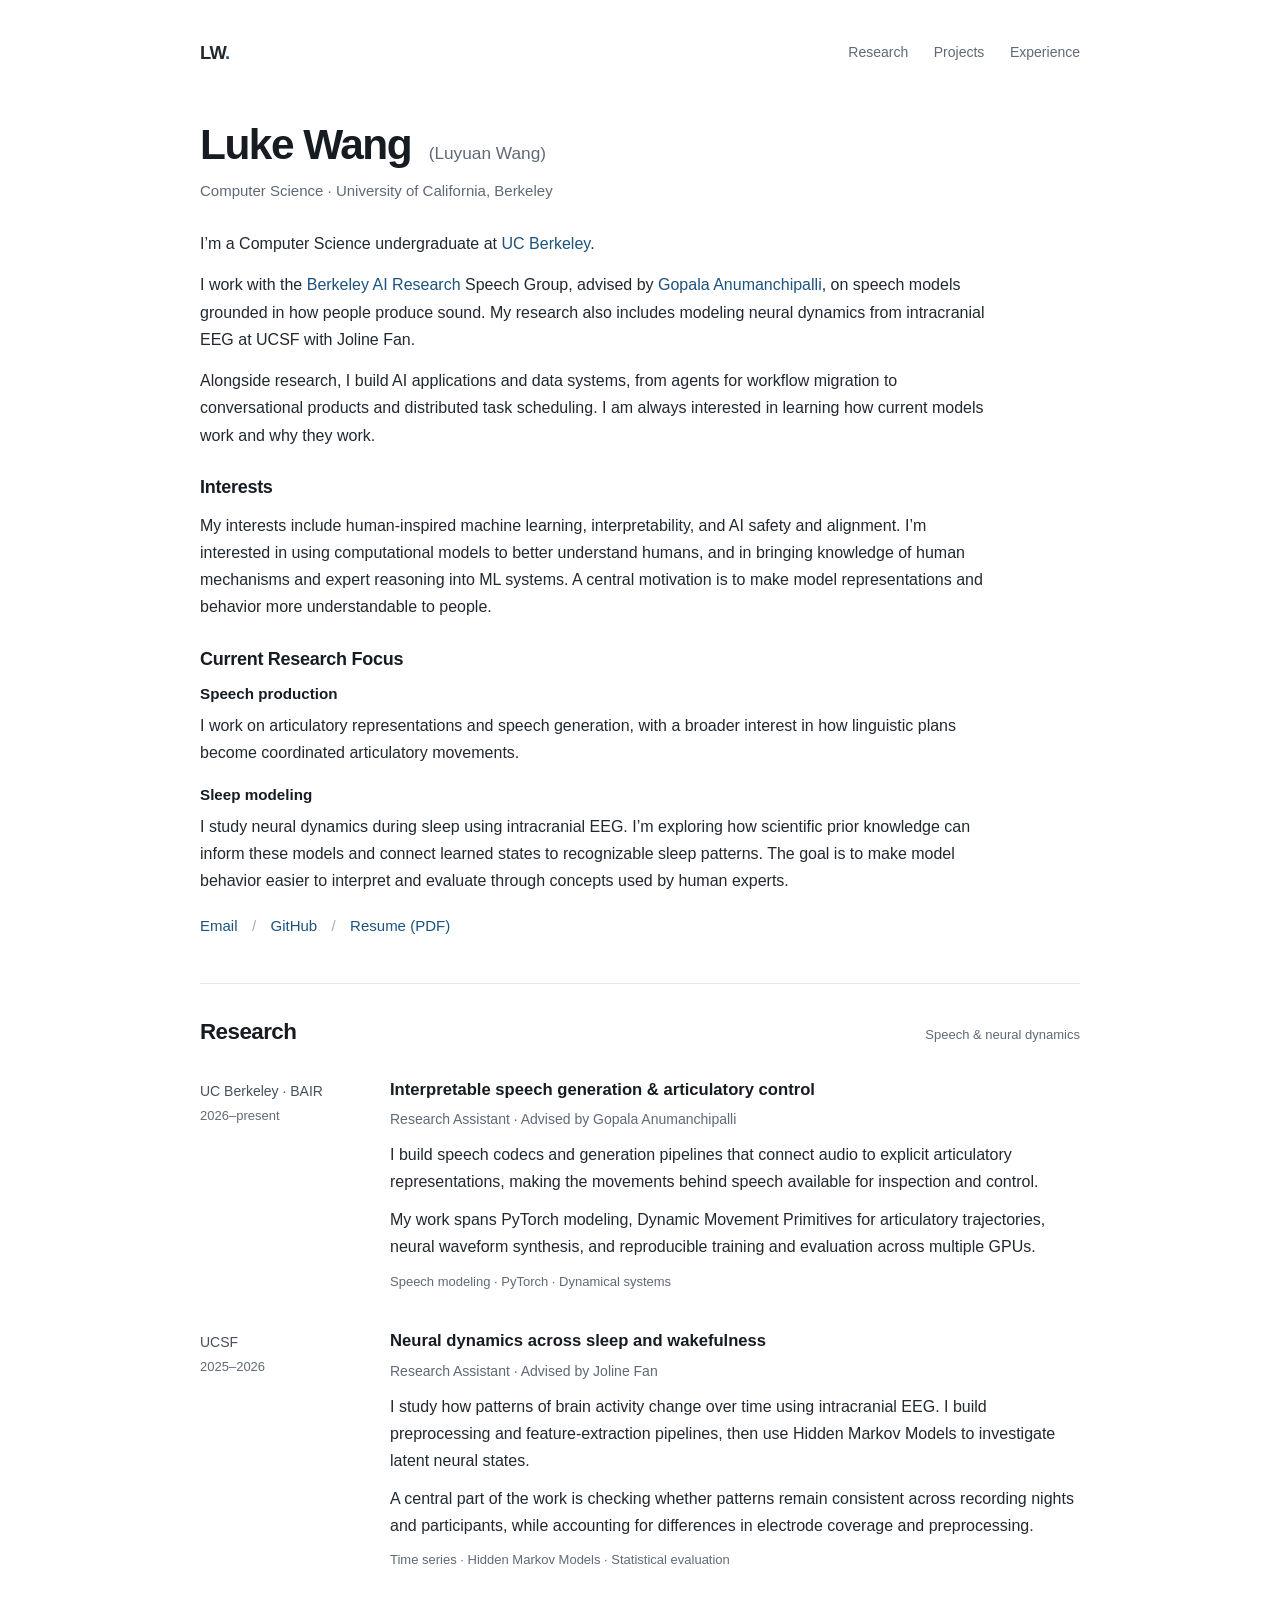
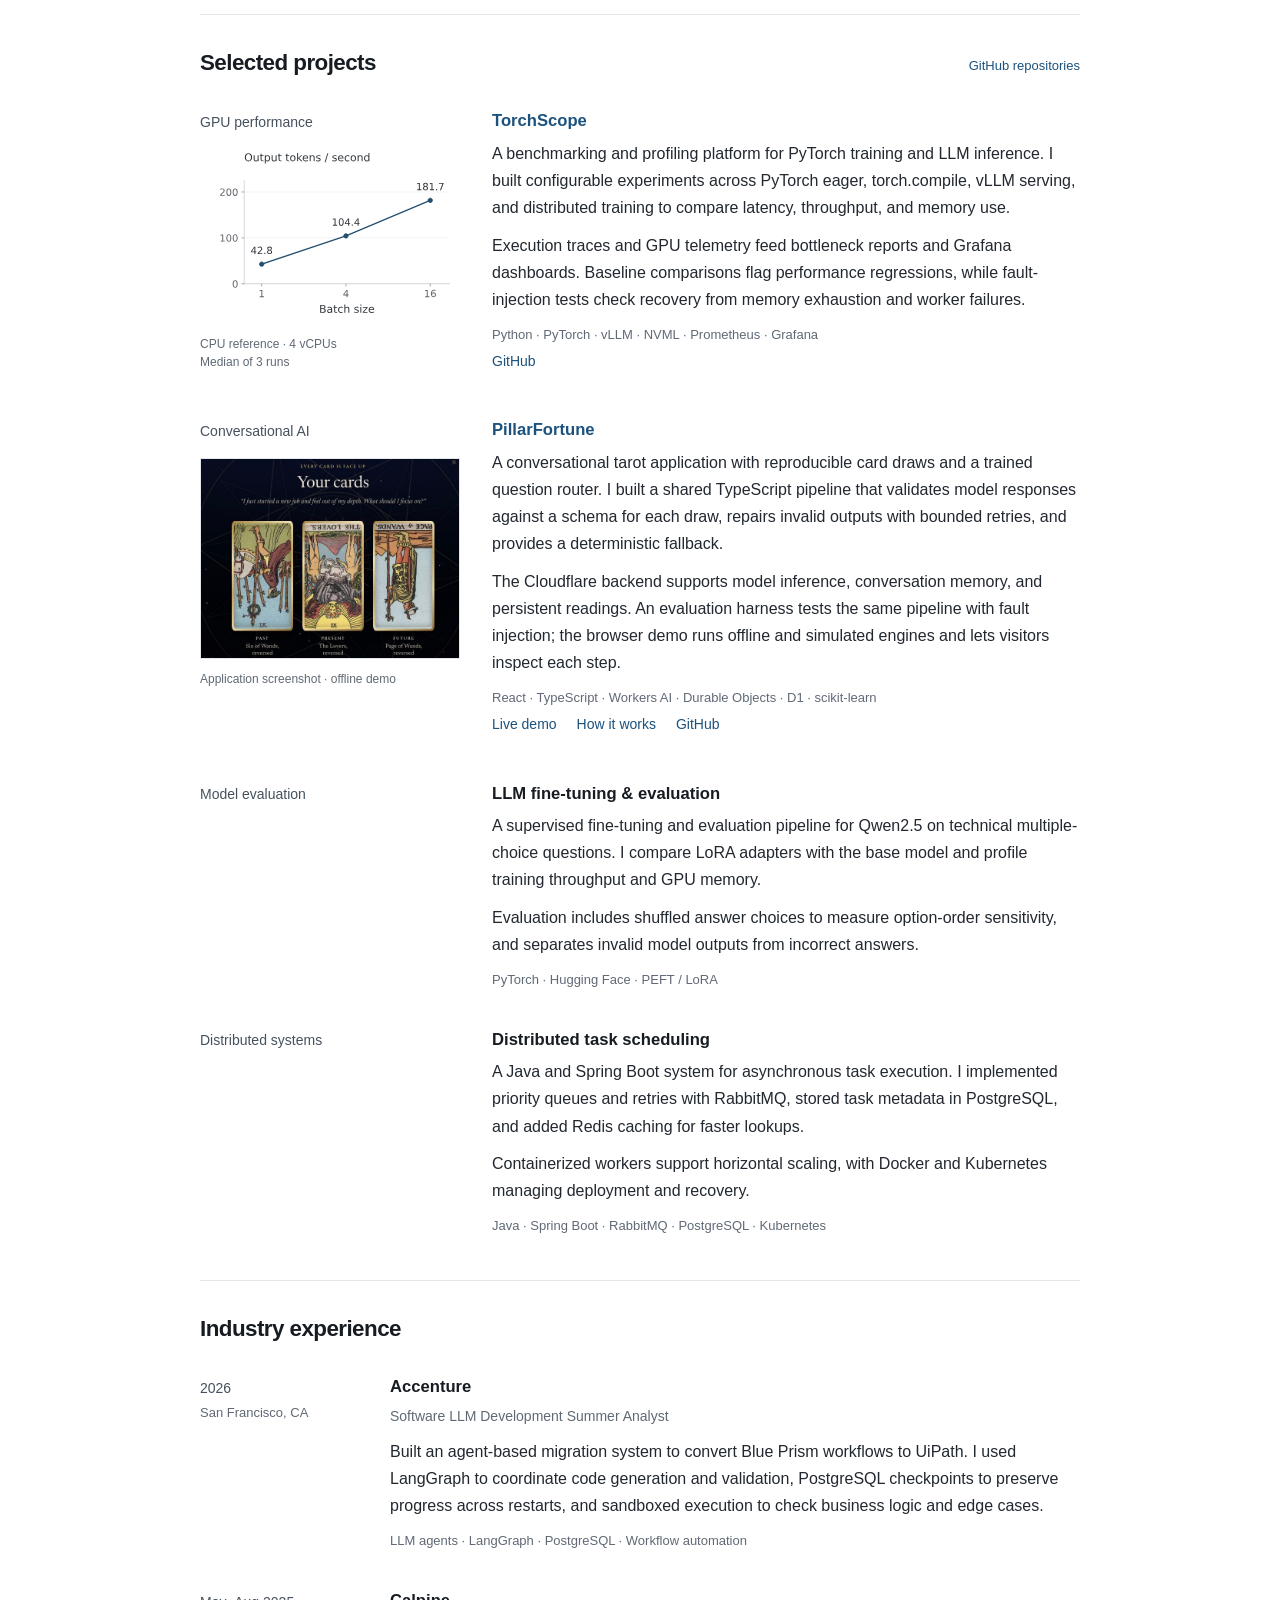
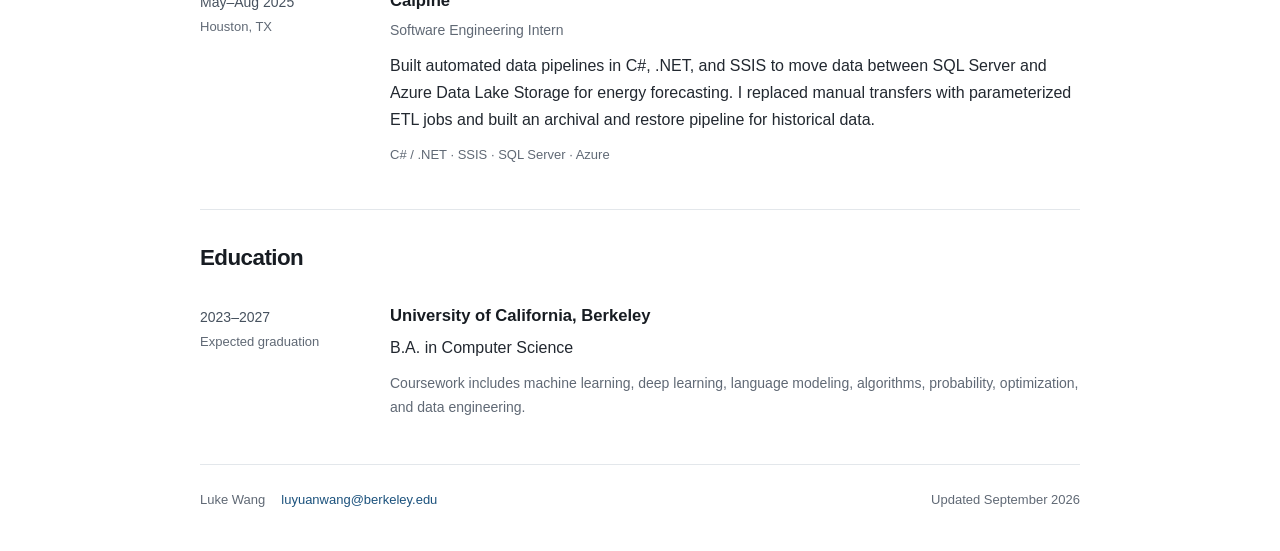
<file: index.html>
<!doctype html>
<html lang="en">
  <head>
    <meta charset="utf-8">
    <meta name="viewport" content="width=device-width, initial-scale=1">
    <meta name="color-scheme" content="light">
    <meta name="description" content="Luke (Luyuan) Wang is a Computer Science undergraduate at UC Berkeley working on interpretable speech models, neural time series, and reliable AI systems.">
    <meta name="theme-color" content="#ffffff">
    <meta property="og:type" content="website">
    <meta property="og:title" content="Luke Wang · UC Berkeley">
    <meta property="og:description" content="Research in speech and neural time series. Projects in conversational AI, model evaluation, and distributed systems.">
    <meta property="og:url" content="https://lukewangw.github.io/">
    <link rel="canonical" href="https://lukewangw.github.io/">
    <link rel="icon" type="image/svg+xml" href="data:image/svg+xml,%3Csvg xmlns='http://www.w3.org/2000/svg' viewBox='0 0 48 48'%3E%3Crect width='48' height='48' rx='10' fill='%231c527d'/%3E%3Cpath d='M14 12v24h21v-5H19V12z' fill='white'/%3E%3C/svg%3E">
    <link rel="stylesheet" href="styles.css?v=project-media-2">
    <title>Luke Wang · UC Berkeley</title>
  </head>
  <body>
    <a class="skip-link" href="#main">Skip to content</a>
    <div class="page">
      <header class="site-header">
        <a class="wordmark" href="#about" aria-label="Luke Wang, about">LW<span aria-hidden="true">.</span></a>
        <nav aria-label="Main navigation">
          <a href="#research">Research</a>
          <a href="#projects">Projects</a>
          <a href="#experience">Experience</a>
        </nav>
      </header>

      <main id="main">
        <section class="intro" id="about" aria-labelledby="name">
          <h1 id="name">Luke Wang <span>(Luyuan Wang)</span></h1>
          <p class="affiliation">Computer Science · University of California, Berkeley</p>
          <div class="bio">
            <p>I’m a Computer Science undergraduate at <a href="https://www.berkeley.edu/">UC Berkeley</a>.</p>
            <p>I work with the <a href="https://bair.berkeley.edu/">Berkeley AI Research</a> Speech Group, advised by <a href="https://people.eecs.berkeley.edu/~gopala/">Gopala Anumanchipalli</a>, on speech models grounded in how people produce sound. My research also includes modeling neural dynamics from intracranial EEG at UCSF with Joline Fan.</p>
            <p>Alongside research, I build AI applications and data systems, from agents for workflow migration to conversational products and distributed task scheduling. I am always interested in learning how current models work and why they work.</p>

            <section class="about-subsection" aria-labelledby="interests-heading">
              <h2 id="interests-heading">Interests</h2>
              <p>My interests include human-inspired machine learning, interpretability, and AI safety and alignment. I’m interested in using computational models to better understand humans, and in bringing knowledge of human mechanisms and expert reasoning into ML systems. A central motivation is to make model representations and behavior more understandable to people.</p>
            </section>

            <section class="about-subsection" aria-labelledby="current-focus-heading">
              <h2 id="current-focus-heading">Current Research Focus</h2>
              <div class="research-topic">
                <h3>Speech production</h3>
                <p>I work on articulatory representations and speech generation, with a broader interest in how linguistic plans become coordinated articulatory movements.</p>
              </div>
              <div class="research-topic">
                <h3>Sleep modeling</h3>
                <p>I study neural dynamics during sleep using intracranial EEG. I’m exploring how scientific prior knowledge can inform these models and connect learned states to recognizable sleep patterns. The goal is to make model behavior easier to interpret and evaluate through concepts used by human experts.</p>
              </div>
            </section>
          </div>
          <ul class="contact-links" aria-label="Contact and profiles">
            <li><a href="mailto:luyuanwang@berkeley.edu">Email</a></li>
            <li><a href="https://github.com/Lukewangw">GitHub</a></li>
            <li><a href="LukeWang.pdf" type="application/pdf" target="_blank" rel="noopener" aria-label="Resume (PDF, opens in a new tab)">Resume (PDF)</a></li>
          </ul>
        </section>

        <section class="section" id="research" aria-labelledby="research-heading">
          <div class="section-heading">
            <h2 id="research-heading">Research</h2>
            <span class="section-note">Speech &amp; neural dynamics</span>
          </div>

          <article class="entry research-entry">
            <div class="entry-meta">
              <span>UC Berkeley · BAIR</span><span>2026–present</span>
            </div>
            <div class="entry-body">
              <h3>Interpretable speech generation &amp; articulatory control</h3>
              <p class="role">Research Assistant · Advised by Gopala Anumanchipalli</p>
              <p>I build speech codecs and generation pipelines that connect audio to explicit articulatory representations, making the movements behind speech available for inspection and control.</p>
              <p>My work spans PyTorch modeling, Dynamic Movement Primitives for articulatory trajectories, neural waveform synthesis, and reproducible training and evaluation across multiple GPUs.</p>
              <p class="technologies">Speech modeling · PyTorch · Dynamical systems</p>
            </div>
          </article>

          <article class="entry research-entry">
            <div class="entry-meta">
              <span>UCSF</span><span>2025–2026</span>
            </div>
            <div class="entry-body">
              <h3>Neural dynamics across sleep and wakefulness</h3>
              <p class="role">Research Assistant · Advised by Joline Fan</p>
              <p>I study how patterns of brain activity change over time using intracranial EEG. I build preprocessing and feature-extraction pipelines, then use Hidden Markov Models to investigate latent neural states.</p>
              <p>A central part of the work is checking whether patterns remain consistent across recording nights and participants, while accounting for differences in electrode coverage and preprocessing.</p>
              <p class="technologies">Time series · Hidden Markov Models · Statistical evaluation</p>
            </div>
          </article>
        </section>

        <section class="section" id="projects" aria-labelledby="projects-heading">
          <div class="section-heading">
            <h2 id="projects-heading">Selected projects</h2>
            <a class="section-note" href="https://github.com/Lukewangw?tab=repositories">GitHub repositories</a>
          </div>

          <article class="entry project-entry featured-project">
            <div class="entry-meta">
              <span>GPU performance</span>
              <figure class="project-figure">
                <a class="project-visual" href="https://github.com/Lukewangw/gpu" aria-label="Explore TorchScope on GitHub">
                  <img src="assets/torchscope-throughput.svg" width="400" height="270" alt="Measured CPU throughput: 42.8, 104.4, and 181.7 output tokens per second at batch sizes 1, 4, and 16" loading="lazy" decoding="async">
                </a>
                <figcaption>CPU reference · 4 vCPUs<br>Median of 3 runs</figcaption>
              </figure>
            </div>
            <div class="entry-body">
              <h3><a href="https://github.com/Lukewangw/gpu">TorchScope</a></h3>
              <p>A benchmarking and profiling platform for PyTorch training and LLM inference. I built configurable experiments across PyTorch eager, torch.compile, vLLM serving, and distributed training to compare latency, throughput, and memory use.</p>
              <p>Execution traces and GPU telemetry feed bottleneck reports and Grafana dashboards. Baseline comparisons flag performance regressions, while fault-injection tests check recovery from memory exhaustion and worker failures.</p>
              <div class="entry-footer"><p class="technologies">Python · PyTorch · vLLM · NVML · Prometheus · Grafana</p><a class="project-link" href="https://github.com/Lukewangw/gpu" aria-label="TorchScope source code on GitHub">GitHub</a></div>
            </div>
          </article>

          <article class="entry project-entry featured-project">
            <div class="entry-meta">
              <span>Conversational AI</span>
              <figure class="project-figure">
                <a class="project-visual app-preview" href="https://lukewangw.github.io/PillarFortune/" aria-label="Try the PillarFortune live demo">
                  <img src="assets/pillarfortune-app.jpg" width="672" height="520" alt="PillarFortune's actual interface showing the Past, Present, and Future cards after a draw" loading="lazy" decoding="async">
                </a>
                <figcaption>Application screenshot · offline demo</figcaption>
              </figure>
            </div>
            <div class="entry-body">
              <h3><a href="https://lukewangw.github.io/PillarFortune/">PillarFortune</a></h3>
              <p>A conversational tarot application with reproducible card draws and a trained question router. I built a shared TypeScript pipeline that validates model responses against a schema for each draw, repairs invalid outputs with bounded retries, and provides a deterministic fallback.</p>
              <p>The Cloudflare backend supports model inference, conversation memory, and persistent readings. An evaluation harness tests the same pipeline with fault injection; the browser demo runs offline and simulated engines and lets visitors inspect each step.</p>
              <div class="entry-footer"><p class="technologies">React · TypeScript · Workers AI · Durable Objects · D1 · scikit-learn</p><a class="project-link" href="https://lukewangw.github.io/PillarFortune/" aria-label="Open PillarFortune live demo">Live demo</a><a class="project-link" href="https://lukewangw.github.io/PillarFortune/#/lab" aria-label="Explore how PillarFortune works">How it works</a><a class="project-link" href="https://github.com/Lukewangw/PillarFortune/tree/8a91184effc7c064cbeddc97501d446e3e5b01f5" aria-label="PillarFortune demo source code on GitHub">GitHub</a></div>
            </div>
          </article>

          <article class="entry project-entry">
            <div class="entry-meta"><span>Model evaluation</span></div>
            <div class="entry-body">
              <h3>LLM fine-tuning &amp; evaluation</h3>
              <p>A supervised fine-tuning and evaluation pipeline for Qwen2.5 on technical multiple-choice questions. I compare LoRA adapters with the base model and profile training throughput and GPU memory.</p>
              <p>Evaluation includes shuffled answer choices to measure option-order sensitivity, and separates invalid model outputs from incorrect answers.</p>
              <p class="technologies">PyTorch · Hugging Face · PEFT / LoRA</p>
            </div>
          </article>

          <article class="entry project-entry">
            <div class="entry-meta"><span>Distributed systems</span></div>
            <div class="entry-body">
              <h3>Distributed task scheduling</h3>
              <p>A Java and Spring Boot system for asynchronous task execution. I implemented priority queues and retries with RabbitMQ, stored task metadata in PostgreSQL, and added Redis caching for faster lookups.</p>
              <p>Containerized workers support horizontal scaling, with Docker and Kubernetes managing deployment and recovery.</p>
              <p class="technologies">Java · Spring Boot · RabbitMQ · PostgreSQL · Kubernetes</p>
            </div>
          </article>
        </section>

        <section class="section" id="experience" aria-labelledby="experience-heading">
          <div class="section-heading"><h2 id="experience-heading">Industry experience</h2></div>

          <article class="entry experience-entry">
            <div class="entry-meta"><span>2026</span><span>San Francisco, CA</span></div>
            <div class="entry-body">
              <h3>Accenture</h3>
              <p class="role">Software LLM Development Summer Analyst</p>
              <p>Built an agent-based migration system to convert Blue Prism workflows to UiPath. I used LangGraph to coordinate code generation and validation, PostgreSQL checkpoints to preserve progress across restarts, and sandboxed execution to check business logic and edge cases.</p>
              <p class="technologies">LLM agents · LangGraph · PostgreSQL · Workflow automation</p>
            </div>
          </article>

          <article class="entry experience-entry">
            <div class="entry-meta"><span>May–Aug 2025</span><span>Houston, TX</span></div>
            <div class="entry-body">
              <h3>Calpine</h3>
              <p class="role">Software Engineering Intern</p>
              <p>Built automated data pipelines in C#, .NET, and SSIS to move data between SQL Server and Azure Data Lake Storage for energy forecasting. I replaced manual transfers with parameterized ETL jobs and built an archival and restore pipeline for historical data.</p>
              <p class="technologies">C# / .NET · SSIS · SQL Server · Azure</p>
            </div>
          </article>
        </section>

        <section class="section education" id="education" aria-labelledby="education-heading">
          <div class="section-heading"><h2 id="education-heading">Education</h2></div>
          <div class="entry">
            <div class="entry-meta"><span>2023–2027</span><span>Expected graduation</span></div>
            <div class="entry-body">
              <h3>University of California, Berkeley</h3>
              <p>B.A. in Computer Science</p>
              <p class="coursework">Coursework includes machine learning, deep learning, language modeling, algorithms, probability, optimization, and data engineering.</p>
            </div>
          </div>
        </section>
      </main>

      <footer class="site-footer">
        <span>Luke Wang</span>
        <a href="mailto:luyuanwang@berkeley.edu">luyuanwang@berkeley.edu</a>
        <span class="updated">Updated September 2026</span>
      </footer>
    </div>
  </body>
</html>
</file>
<file: styles.css>
:root {
  --ink: #222830;
  --muted: #606975;
  --link: #1c527d;
  --line: #e3e7eb;
  --paper: #fff;
  font-family: -apple-system, BlinkMacSystemFont, "Segoe UI", Roboto, Helvetica, Arial, sans-serif;
  color: var(--ink);
  background: var(--paper);
  font-size: 100%;
  font-synthesis: none;
  text-rendering: optimizeLegibility;
  -webkit-font-smoothing: antialiased;
}

* { box-sizing: border-box; }
html { scroll-behavior: smooth; scroll-padding-top: 2rem; }
body { margin: 0; line-height: 1.7; }
a { color: var(--link); text-decoration: none; text-underline-offset: .2em; }
a:hover { text-decoration: underline; }
a:focus-visible { outline: 2px solid var(--link); outline-offset: 5px; border-radius: 2px; }
p { margin: 0 0 .8rem; }
p:last-child { margin-bottom: 0; }
h1, h2, h3 { color: #171c22; }
.page { width: min(100% - 3rem, 880px); margin-inline: auto; }
.site-header { display: flex; align-items: center; justify-content: space-between; gap: 1.5rem; padding-block: 2.3rem 3.1rem; }
.wordmark { font-size: 1.15rem; font-weight: 650; letter-spacing: -.04em; color: var(--ink); }
.wordmark span { color: var(--link); }
.wordmark:hover { text-decoration: none; }
nav { display: flex; flex-wrap: wrap; gap: 1.6rem; font-size: .875rem; }
nav a { color: var(--muted); }
nav a:hover { color: var(--link); }
.intro { padding-bottom: 2.8rem; }
h1 { font-size: clamp(2rem, 5.5vw, 2.65rem); line-height: 1.25; letter-spacing: -.035em; font-weight: 600; margin: 0 0 .45rem; }
h1 span { font-size: 1.08rem; letter-spacing: 0; font-weight: 400; color: var(--muted); white-space: nowrap; display: inline-block; margin-left: .45rem; }
.affiliation { color: var(--muted); font-size: .9375rem; margin-bottom: 1.65rem; }
.bio { max-width: 790px; }
.bio p { margin-bottom: .9rem; }
.bio .about-subsection { margin-top: 1.65rem; }
.bio .about-subsection h2 { font-size: 1.125rem; letter-spacing: -.015em; margin-bottom: .7rem; }
.bio .research-topic h3 { font-size: .95rem; margin-bottom: .35rem; }
.bio .research-topic + .research-topic { margin-top: 1.15rem; }
.contact-links { display: flex; gap: 0; list-style: none; padding: 0; margin: 1.15rem 0 0; font-size: .9375rem; }
.contact-links li + li::before { content: "/"; color: #a6aeb6; margin-inline: .9rem; }
.section { padding-block: 2rem .4rem; border-top: 1px solid var(--line); }
.section-heading { display: flex; align-items: baseline; justify-content: space-between; flex-wrap: wrap; gap: .3rem 1.5rem; margin-bottom: 1.9rem; }
h2 { font-size: 1.4rem; font-weight: 600; letter-spacing: -.025em; line-height: 1.4; margin: 0; }
.section-note { color: var(--muted); font-size: .8125rem; }
a.section-note { color: var(--link); }
.entry { display: grid; grid-template-columns: 158px minmax(0, 1fr); gap: 2rem; margin-bottom: 2.25rem; }
.entry-meta { display: flex; flex-direction: column; align-items: flex-start; gap: .12rem; color: var(--muted); font-size: .8125rem; line-height: 1.65; padding-top: .12rem; }
.entry-meta span:first-child { color: #46515e; font-size: .875rem; }
.project-entry { grid-template-columns: 260px minmax(0, 1fr); }
.featured-project { margin-bottom: 2.8rem; }
.featured-project .entry-meta { gap: .5rem; }
.featured-project .entry-footer .technologies { flex-basis: 100%; }
.project-figure { width: 100%; margin: .4rem 0 0; }
.project-visual { display: block; width: 100%; }
.project-visual img { display: block; width: 100%; height: auto; }
.app-preview img { border: 1px solid var(--line); }
.project-figure figcaption { margin-top: .65rem; color: var(--muted); font-size: .75rem; line-height: 1.55; }
h3 { font-size: 1.04rem; line-height: 1.5; font-weight: 600; margin: 0 0 .35rem; }
.entry-body p { margin-bottom: .65rem; }
.entry-body p:last-child { margin-bottom: 0; }
.role { color: var(--muted); font-size: .875rem; line-height: 1.6; margin-bottom: .65rem; }
.technologies { color: var(--muted); font-size: .8125rem; line-height: 1.75; }
.entry-footer { display: flex; align-items: baseline; flex-wrap: wrap; gap: .2rem 1.25rem; }
.entry-footer .technologies { margin: 0; }
.project-link { font-size: .875rem; }
.coursework { color: var(--muted); font-size: .875rem; }
.education { padding-bottom: .5rem; }
.site-footer { border-top: 1px solid var(--line); padding-block: 1.5rem 2.5rem; display: flex; flex-wrap: wrap; align-items: baseline; gap: .3rem 1rem; color: var(--muted); font-size: .8125rem; }
.updated { margin-left: auto; }
.skip-link { position: absolute; left: 1rem; top: -5rem; padding: .5rem 1rem; background: #fff; border: 1px solid var(--link); z-index: 10; }
.skip-link:focus { top: 1rem; }

@media (max-width: 650px) {
  .page { width: min(100% - 2.5rem, 880px); }
  .site-header { padding-block: 1.4rem 2.2rem; }
  nav { gap: 1.1rem; font-size: .875rem; }
  h1 span { display: block; margin: .45rem 0 0; font-size: 1rem; }
  .affiliation { margin-top: .9rem; font-size: .875rem; }
  .intro { padding-bottom: 2rem; }
  .section { padding-top: 1.65rem; }
  .section-heading { margin-bottom: 1.5rem; }
  .entry { grid-template-columns: minmax(0, 1fr); gap: .45rem; margin-bottom: 2rem; }
  .entry-meta { flex-direction: row; flex-wrap: wrap; gap: .15rem .75rem; padding: 0; }
  .entry-meta span + span::before { content: "·"; margin-right: .75rem; }
  .entry-meta span:first-child { font-size: .8125rem; }
  .featured-project .entry-meta { flex-direction: column; align-items: stretch; gap: .7rem; margin-bottom: .55rem; }
  .project-figure { max-width: 320px; margin: 0 0 .35rem; }
  .section-note { font-size: .8125rem; }
  .site-footer { display: grid; grid-template-columns: minmax(0, 1fr); padding-block: 1.3rem 2rem; }
  .updated { margin-left: 0; }
}

@media (prefers-reduced-motion: reduce) {
  html { scroll-behavior: auto; }
}

@media print {
  .page { width: 100%; }
  .site-header, .skip-link { display: none; }
  .project-figure { display: none; }
  .project-entry { grid-template-columns: 158px minmax(0, 1fr); }
  .intro { padding-top: 0; }
  .entry { break-inside: avoid; }
  a { color: inherit; }
  body { font-size: 10pt; }
  .section { padding-top: 1rem; }
  .entry { margin-bottom: 1rem; }
}
</file>
